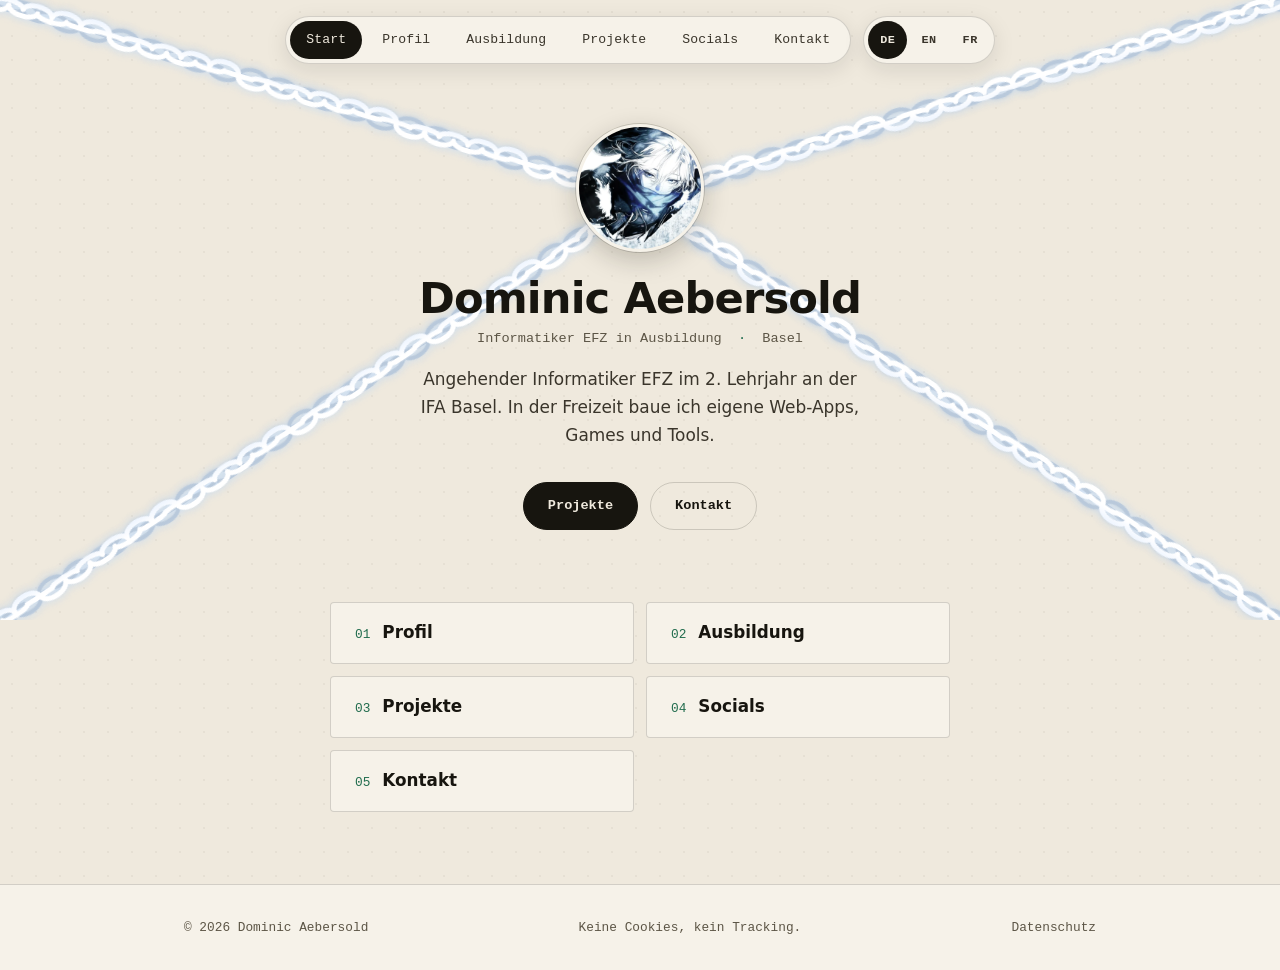
<file: index.html>
<!DOCTYPE html>
<html lang="de">
<head>
  <meta charset="UTF-8" />
  <meta name="viewport" content="width=device-width, initial-scale=1.0" />
  <title data-i18n="home.pagetitle">Dominic Aebersold</title>
  <meta name="description" content="Persönliche Seite von Dominic Aebersold. Informatiker EFZ Plattformentwicklung in Ausbildung an der IPSO IFA Basel." />
  <meta name="author" content="Dominic Aebersold" />
  <meta name="referrer" content="strict-origin-when-cross-origin" />
  <meta name="color-scheme" content="light" />
  <meta http-equiv="Content-Security-Policy" content="default-src 'self'; img-src 'self' data:; style-src 'self' 'unsafe-inline' https://fonts.googleapis.com; font-src https://fonts.gstatic.com; script-src 'self'; connect-src https://abacus.jasoncameron.dev; base-uri 'self'; form-action 'self'" />
  <meta property="og:type" content="website" />
  <meta property="og:title" content="Dominic Aebersold" />
  <meta property="og:description" content="Informatiker EFZ in Ausbildung. Projekte, Ausbildung und Kontakt." />
  <meta property="og:locale" content="de_CH" />
  <link rel="preconnect" href="https://fonts.googleapis.com" />
  <link rel="preconnect" href="https://fonts.gstatic.com" crossorigin />
  <link href="https://fonts.googleapis.com/css2?family=Archivo:wght@500;700;900&family=IBM+Plex+Mono:wght@400;500;600&family=IBM+Plex+Sans:wght@400;500;600&display=swap" rel="stylesheet" />
  <link rel="stylesheet" href="style.css" />
</head>
<body>
  <a class="skip-link" href="#main" data-i18n="nav.skip">Zum Inhalt springen</a>

  <header class="topbar">
    <nav class="pill" aria-label="Hauptnavigation">
      <a class="pill__link is-active" href="index.html" aria-current="page" data-i18n="nav.start">Start</a>
      <a class="pill__link" href="profil.html" data-i18n="nav.profil">Profil</a>
      <a class="pill__link" href="ausbildung.html" data-i18n="nav.ausbildung">Ausbildung</a>
      <a class="pill__link" href="projekte.html" data-i18n="nav.projekte">Projekte</a>
      <a class="pill__link" href="socials.html" data-i18n="nav.socials">Socials</a>
      <a class="pill__link" href="kontakt.html" data-i18n="nav.kontakt">Kontakt</a>
    </nav>
    <div class="lang" role="group" aria-label="Sprache / Language">
      <button class="lang__btn" type="button" data-lang="de">DE</button>
      <button class="lang__btn" type="button" data-lang="en">EN</button>
      <button class="lang__btn" type="button" data-lang="fr">FR</button>
    </div>
  </header>

  <div class="hero-chains" aria-hidden="true"></div>

  <main id="main">
    <section class="intro wrap" aria-labelledby="name">
      <div class="card">
        <div class="avatar-wrap reveal" style="--i:0">
          <div class="avatar avatar--photo">
            <img src="assets/profil.webp" width="128" height="128"
                 alt="Profilbild von Dominic Aebersold" />
          </div>
        </div>
        <h1 class="card__name reveal" id="name" style="--i:1">Dominic Aebersold</h1>
        <p class="card__role reveal" style="--i:2">
          <span data-i18n="home.role">Informatiker EFZ in Ausbildung</span>
          <span class="sep" aria-hidden="true">·</span>
          <span data-i18n="home.city">Basel</span>
        </p>
        <p class="card__bio reveal" style="--i:3" data-i18n="home.bio">
          Angehender Informatiker EFZ im 2. Lehrjahr an der IFA Basel. In der Freizeit
          baue ich eigene Web-Apps, Games und Tools.
        </p>
        <div class="card__links reveal" style="--i:4">
          <a class="btn btn--solid" href="projekte.html" data-i18n="nav.projekte">Projekte</a>
          <a class="btn btn--ghost" href="kontakt.html" data-i18n="nav.kontakt">Kontakt</a>
        </div>
      </div>
    </section>

    <section class="wayfind wrap" aria-label="Seiten dieser Website">
      <div class="wayfind__grid">
        <a class="wayfind__item" href="profil.html">
          <span class="wayfind__nr">01</span>
          <span class="wayfind__label" data-i18n="nav.profil">Profil</span>
        </a>
        <a class="wayfind__item" href="ausbildung.html">
          <span class="wayfind__nr">02</span>
          <span class="wayfind__label" data-i18n="nav.ausbildung">Ausbildung</span>
        </a>
        <a class="wayfind__item" href="projekte.html">
          <span class="wayfind__nr">03</span>
          <span class="wayfind__label" data-i18n="nav.projekte">Projekte</span>
        </a>
        <a class="wayfind__item" href="socials.html">
          <span class="wayfind__nr">04</span>
          <span class="wayfind__label" data-i18n="nav.socials">Socials</span>
        </a>
        <a class="wayfind__item" href="kontakt.html">
          <span class="wayfind__nr">05</span>
          <span class="wayfind__label" data-i18n="nav.kontakt">Kontakt</span>
        </a>
      </div>
    </section>
  </main>

  <footer class="footer" role="contentinfo">
    <div class="wrap footer__inner">
      <p class="footer__copy">&copy; <span id="year">2026</span> Dominic Aebersold</p>
      <p class="footer__note" data-i18n="foot.note">Keine Cookies, kein Tracking.</p>
      <p class="footer__views" id="views" hidden><span id="views-n">0</span> <span data-i18n="foot.views">Besucher</span></p>
      <nav class="footer__nav" aria-label="Fusszeile">
        <a href="datenschutz.html" data-i18n="foot.privacy">Datenschutz</a>
      </nav>
    </div>
  </footer>

  <script src="i18n.js"></script>
  <script src="script.js"></script>
</body>
</html>
</file>
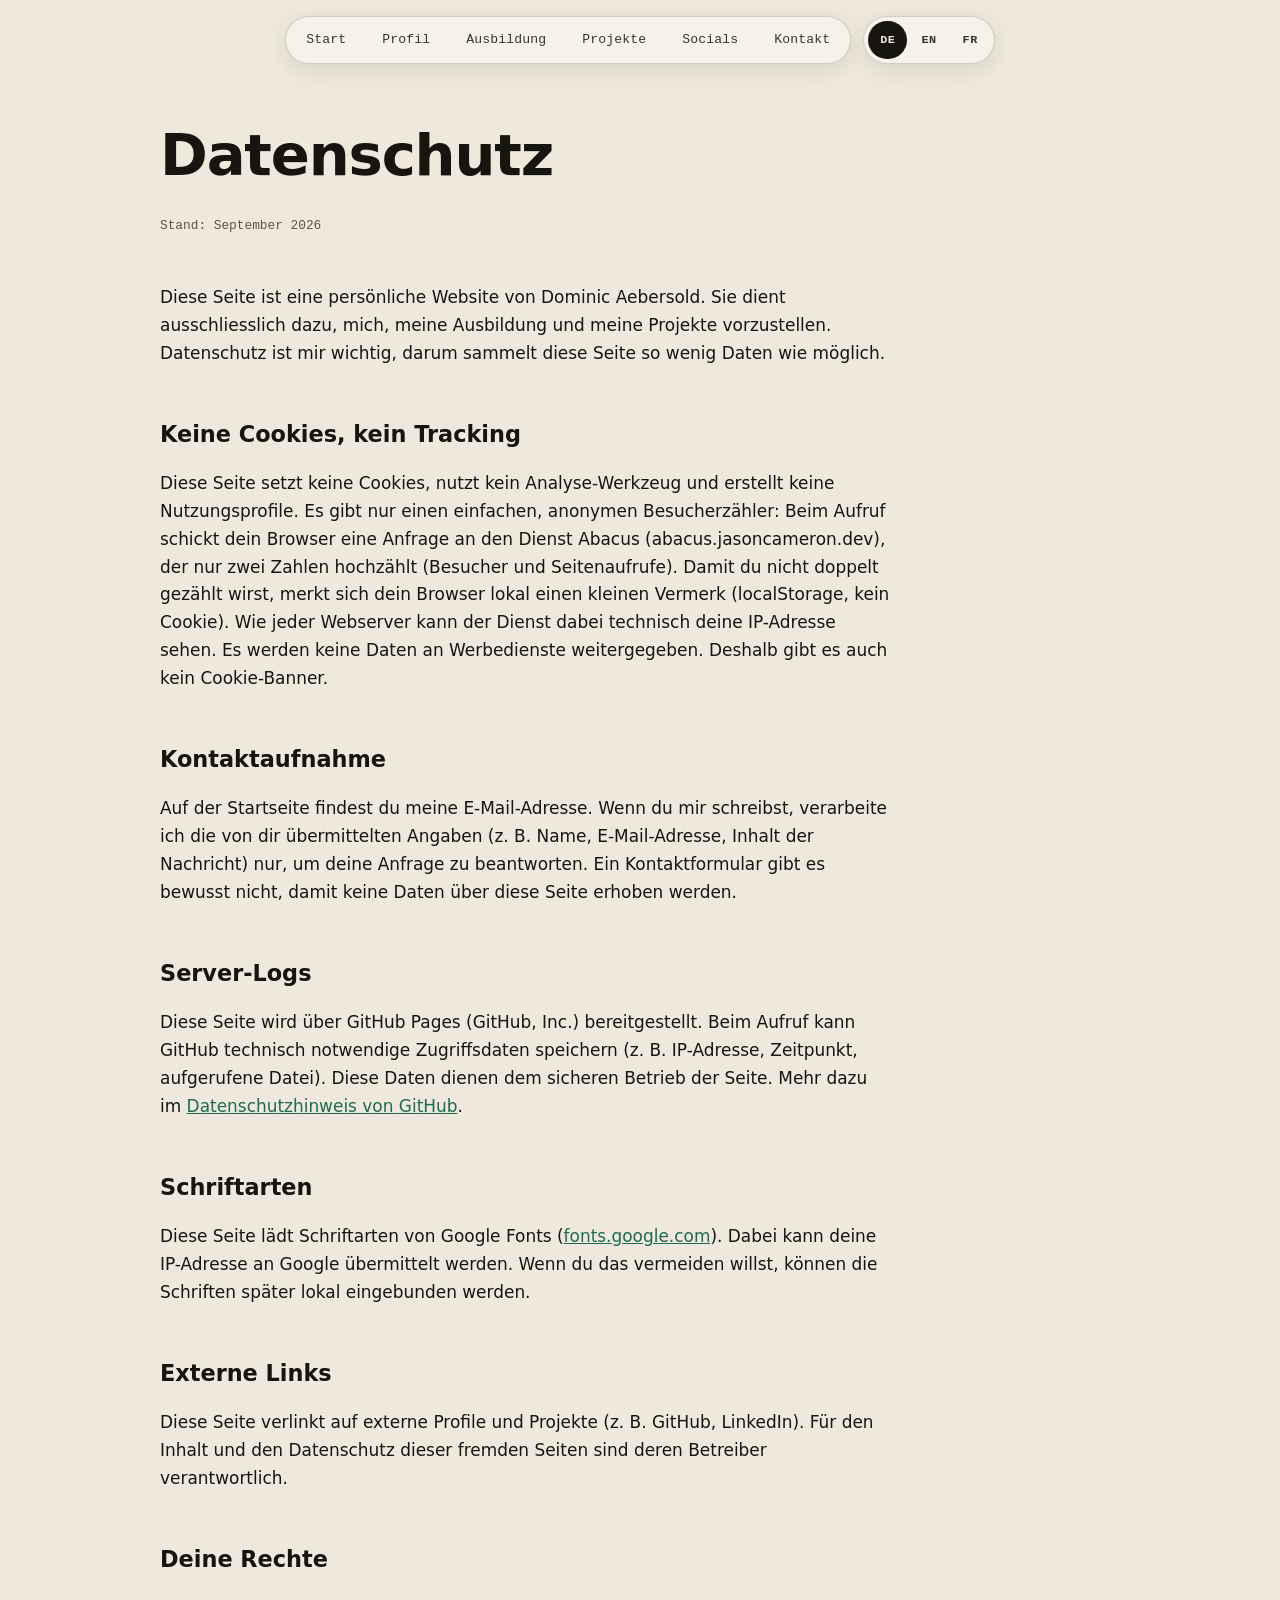
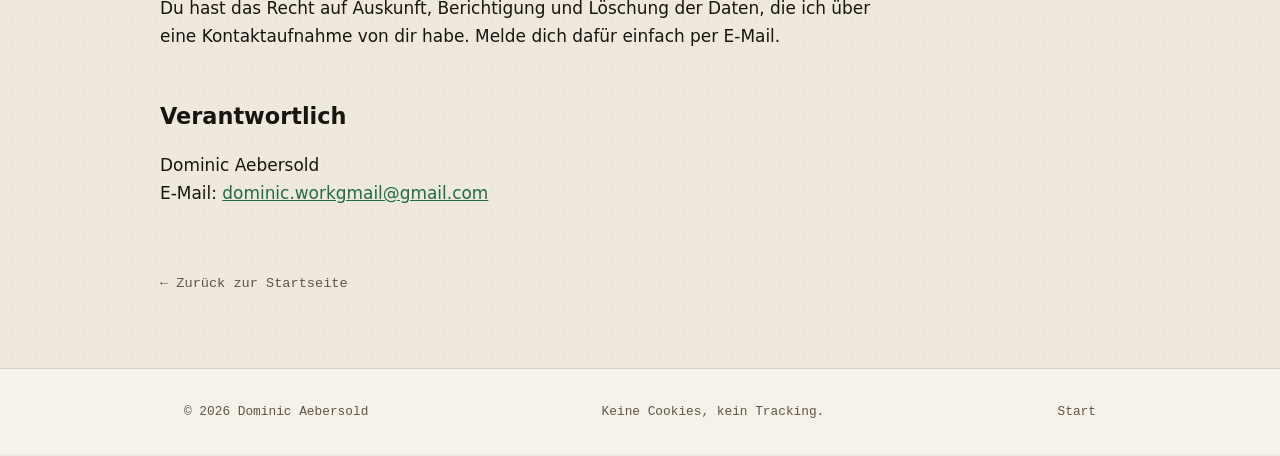
<file: datenschutz.html>
<!DOCTYPE html>
<html lang="de">
<head>
  <meta charset="UTF-8" />
  <meta name="viewport" content="width=device-width, initial-scale=1.0" />
  <title data-i18n="dp.pagetitle">Datenschutz — Dominic Aebersold</title>
  <meta name="description" content="Datenschutzerklärung der persönlichen Seite von Dominic Aebersold." />
  <meta name="referrer" content="strict-origin-when-cross-origin" />
  <meta name="color-scheme" content="light" />
  <meta http-equiv="Content-Security-Policy" content="default-src 'self'; img-src 'self' data:; style-src 'self' 'unsafe-inline' https://fonts.googleapis.com; font-src https://fonts.gstatic.com; script-src 'self'; connect-src https://abacus.jasoncameron.dev; base-uri 'self'" />
  <link rel="preconnect" href="https://fonts.googleapis.com" />
  <link rel="preconnect" href="https://fonts.gstatic.com" crossorigin />
  <link href="https://fonts.googleapis.com/css2?family=Archivo:wght@500;700;900&family=IBM+Plex+Mono:wght@400;500;600&family=IBM+Plex+Sans:wght@400;500;600&display=swap" rel="stylesheet" />
  <link rel="stylesheet" href="style.css" />
</head>
<body>
  <a class="skip-link" href="#main" data-i18n="nav.skip">Zum Inhalt springen</a>

  <header class="topbar">
    <nav class="pill" aria-label="Hauptnavigation">
      <a class="pill__link" href="index.html" data-i18n="nav.start">Start</a>
      <a class="pill__link" href="profil.html" data-i18n="nav.profil">Profil</a>
      <a class="pill__link" href="ausbildung.html" data-i18n="nav.ausbildung">Ausbildung</a>
      <a class="pill__link" href="projekte.html" data-i18n="nav.projekte">Projekte</a>
      <a class="pill__link" href="socials.html" data-i18n="nav.socials">Socials</a>
      <a class="pill__link" href="kontakt.html" data-i18n="nav.kontakt">Kontakt</a>
    </nav>
    <div class="lang" role="group" aria-label="Sprache / Language">
      <button class="lang__btn" type="button" data-lang="de">DE</button>
      <button class="lang__btn" type="button" data-lang="en">EN</button>
      <button class="lang__btn" type="button" data-lang="fr">FR</button>
    </div>
  </header>

  <main id="main">
    <section class="legal wrap" aria-labelledby="legal-title">
      <h1 id="legal-title" data-i18n="dp.title">Datenschutz</h1>
      <p class="legal__updated" data-i18n="dp.updated">Stand: September 2026</p>

      <p data-i18n="dp.p1">
        Diese Seite ist eine persönliche Website von Dominic Aebersold. Sie dient
        ausschliesslich dazu, mich, meine Ausbildung und meine Projekte vorzustellen.
        Datenschutz ist mir wichtig, darum sammelt diese Seite so wenig Daten wie möglich.
      </p>

      <h2 data-i18n="dp.h1">Keine Cookies, kein Tracking</h2>
      <p data-i18n="dp.p2">
        Diese Seite setzt keine Cookies, nutzt kein Analyse-Werkzeug und erstellt keine
        Nutzungsprofile. Es gibt nur einen einfachen, anonymen Besucherzähler: Beim Aufruf
        schickt dein Browser eine Anfrage an den Dienst Abacus (abacus.jasoncameron.dev),
        der nur zwei Zahlen hochzählt (Besucher und Seitenaufrufe). Damit du nicht doppelt
        gezählt wirst, merkt sich dein Browser lokal einen kleinen Vermerk (localStorage,
        kein Cookie). Wie jeder Webserver kann der Dienst dabei technisch deine IP-Adresse
        sehen. Es werden keine Daten an Werbedienste weitergegeben. Deshalb gibt es auch
        kein Cookie-Banner.
      </p>

      <h2 data-i18n="dp.h2">Kontaktaufnahme</h2>
      <p data-i18n="dp.p3">
        Auf der Startseite findest du meine E-Mail-Adresse. Wenn du mir schreibst,
        verarbeite ich die von dir übermittelten Angaben (z.&nbsp;B. Name, E-Mail-Adresse,
        Inhalt der Nachricht) nur, um deine Anfrage zu beantworten. Ein Kontaktformular
        gibt es bewusst nicht, damit keine Daten über diese Seite erhoben werden.
      </p>

      <h2 data-i18n="dp.h3">Server-Logs</h2>
      <p data-i18n="dp.p4">
        Diese Seite wird über GitHub Pages (GitHub, Inc.) bereitgestellt. Beim Aufruf
        kann GitHub technisch notwendige Zugriffsdaten speichern (z.&nbsp;B. IP-Adresse,
        Zeitpunkt, aufgerufene Datei). Diese Daten dienen dem sicheren Betrieb der Seite.
        Mehr dazu im <a href="https://docs.github.com/de/site-policy/privacy-policies/github-general-privacy-statement"
        rel="noopener noreferrer" target="_blank">Datenschutzhinweis von GitHub</a>.
      </p>

      <h2 data-i18n="dp.h4">Schriftarten</h2>
      <p data-i18n="dp.p5">
        Diese Seite lädt Schriftarten von Google Fonts
        (<a href="https://fonts.google.com" rel="noopener noreferrer" target="_blank">fonts.google.com</a>).
        Dabei kann deine IP-Adresse an Google übermittelt werden. Wenn du das vermeiden
        willst, können die Schriften später lokal eingebunden werden.
      </p>

      <h2 data-i18n="dp.h5">Externe Links</h2>
      <p data-i18n="dp.p6">
        Diese Seite verlinkt auf externe Profile und Projekte (z.&nbsp;B. GitHub, LinkedIn).
        Für den Inhalt und den Datenschutz dieser fremden Seiten sind deren Betreiber
        verantwortlich.
      </p>

      <h2 data-i18n="dp.h6">Deine Rechte</h2>
      <p data-i18n="dp.p7">
        Du hast das Recht auf Auskunft, Berichtigung und Löschung der Daten, die ich
        über eine Kontaktaufnahme von dir habe. Melde dich dafür einfach per E-Mail.
      </p>

      <h2 data-i18n="dp.h7">Verantwortlich</h2>
      <p data-i18n="dp.p8">
        Dominic Aebersold<br />
        E-Mail: <a href="mailto:dominic.workgmail@gmail.com">dominic.workgmail@gmail.com</a>
      </p>

      <a class="back" href="index.html" data-i18n="dp.back">← Zurück zur Startseite</a>
    </section>
  </main>

  <footer class="footer" role="contentinfo">
    <div class="wrap footer__inner">
      <p class="footer__copy">&copy; <span id="year">2026</span> Dominic Aebersold</p>
      <p class="footer__note" data-i18n="foot.note">Keine Cookies, kein Tracking.</p>
      <p class="footer__views" id="views" hidden><span id="views-n">0</span> <span data-i18n="foot.views">Besucher</span></p>
      <nav class="footer__nav" aria-label="Fusszeile">
        <a href="index.html" data-i18n="nav.start">Start</a>
      </nav>
    </div>
  </footer>

  <script src="i18n.js"></script>
  <script src="script.js"></script>
</body>
</html>
</file>
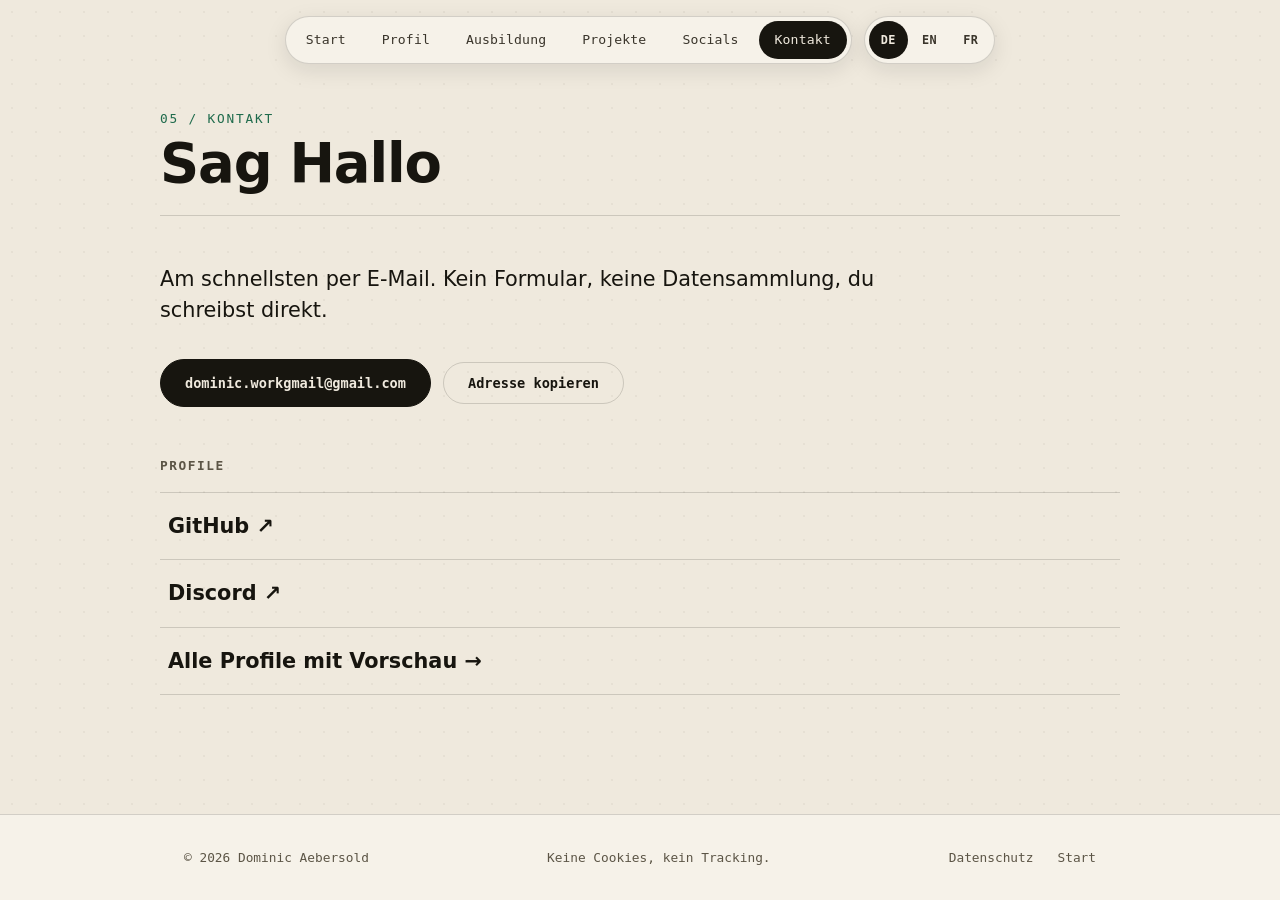
<file: kontakt.html>
<!DOCTYPE html>
<html lang="de">
<head>
  <meta charset="UTF-8" />
  <meta name="viewport" content="width=device-width, initial-scale=1.0" />
  <title data-i18n="cont.pagetitle">Kontakt — Dominic Aebersold</title>
  <meta name="description" content="Kontakt zu Dominic Aebersold: E-Mail und soziale Profile." />
  <meta name="referrer" content="strict-origin-when-cross-origin" />
  <meta name="color-scheme" content="light" />
  <meta http-equiv="Content-Security-Policy" content="default-src 'self'; img-src 'self' data:; style-src 'self' 'unsafe-inline' https://fonts.googleapis.com; font-src https://fonts.gstatic.com; script-src 'self'; connect-src https://abacus.jasoncameron.dev; base-uri 'self'; form-action 'self'" />
  <link rel="preconnect" href="https://fonts.googleapis.com" />
  <link rel="preconnect" href="https://fonts.gstatic.com" crossorigin />
  <link href="https://fonts.googleapis.com/css2?family=Archivo:wght@500;700;900&family=IBM+Plex+Mono:wght@400;500;600&family=IBM+Plex+Sans:wght@400;500;600&display=swap" rel="stylesheet" />
  <link rel="stylesheet" href="style.css" />
</head>
<body>
  <a class="skip-link" href="#main" data-i18n="nav.skip">Zum Inhalt springen</a>

  <header class="topbar">
    <nav class="pill" aria-label="Hauptnavigation">
      <a class="pill__link" href="index.html" data-i18n="nav.start">Start</a>
      <a class="pill__link" href="profil.html" data-i18n="nav.profil">Profil</a>
      <a class="pill__link" href="ausbildung.html" data-i18n="nav.ausbildung">Ausbildung</a>
      <a class="pill__link" href="projekte.html" data-i18n="nav.projekte">Projekte</a>
      <a class="pill__link" href="socials.html" data-i18n="nav.socials">Socials</a>
      <a class="pill__link is-active" href="kontakt.html" aria-current="page" data-i18n="nav.kontakt">Kontakt</a>
    </nav>
    <div class="lang" role="group" aria-label="Sprache / Language">
      <button class="lang__btn" type="button" data-lang="de">DE</button>
      <button class="lang__btn" type="button" data-lang="en">EN</button>
      <button class="lang__btn" type="button" data-lang="fr">FR</button>
    </div>
  </header>

  <main id="main">
    <section class="page wrap" aria-labelledby="title">
      <header class="page__head">
        <p class="page__kicker" data-i18n="cont.kicker">05 / Kontakt</p>
        <h1 class="page__title" id="title" data-i18n="cont.title">Sag Hallo</h1>
      </header>

      <p class="lede" data-i18n="cont.lede">
        Am schnellsten per E-Mail. Kein Formular, keine Datensammlung, du schreibst direkt.
      </p>

      <div class="contact">
        <a class="contact__mail btn btn--solid" href="mailto:dominic.workgmail@gmail.com">
          dominic.workgmail@gmail.com
        </a>
        <button class="btn btn--ghost" type="button" id="copyMail" data-i18n="cont.copy" data-mail="dominic.workgmail@gmail.com">
          Adresse kopieren
        </button>
        <span class="contact__status" id="copyStatus" role="status" aria-live="polite"></span>
      </div>

      <h2 class="sub" data-i18n="cont.profiles">Profile</h2>
      <ul class="socials" aria-label="Soziale Profile">
        <li><a href="https://github.com/NotDom1n1c" target="_blank" rel="me noopener">GitHub &#8599;</a></li>
        <li><a href="https://discord.com/users/861922609797005333" target="_blank" rel="me noopener">Discord &#8599;</a></li>
        <li><a href="socials.html"  data-i18n="cont.all">Alle Profile mit Vorschau &#8594;</a></li>
      </ul>
    </section>
  </main>

  <footer class="footer" role="contentinfo">
    <div class="wrap footer__inner">
      <p class="footer__copy">&copy; <span id="year">2026</span> Dominic Aebersold</p>
      <p class="footer__note" data-i18n="foot.note">Keine Cookies, kein Tracking.</p>
      <p class="footer__views" id="views" hidden><span id="views-n">0</span> <span data-i18n="foot.views">Besucher</span></p>
      <nav class="footer__nav" aria-label="Fusszeile">
        <a href="datenschutz.html" data-i18n="foot.privacy">Datenschutz</a>
        <a href="index.html" data-i18n="nav.start">Start</a>
      </nav>
    </div>
  </footer>

  <script src="i18n.js"></script>
  <script src="script.js"></script>
</body>
</html>
</file>
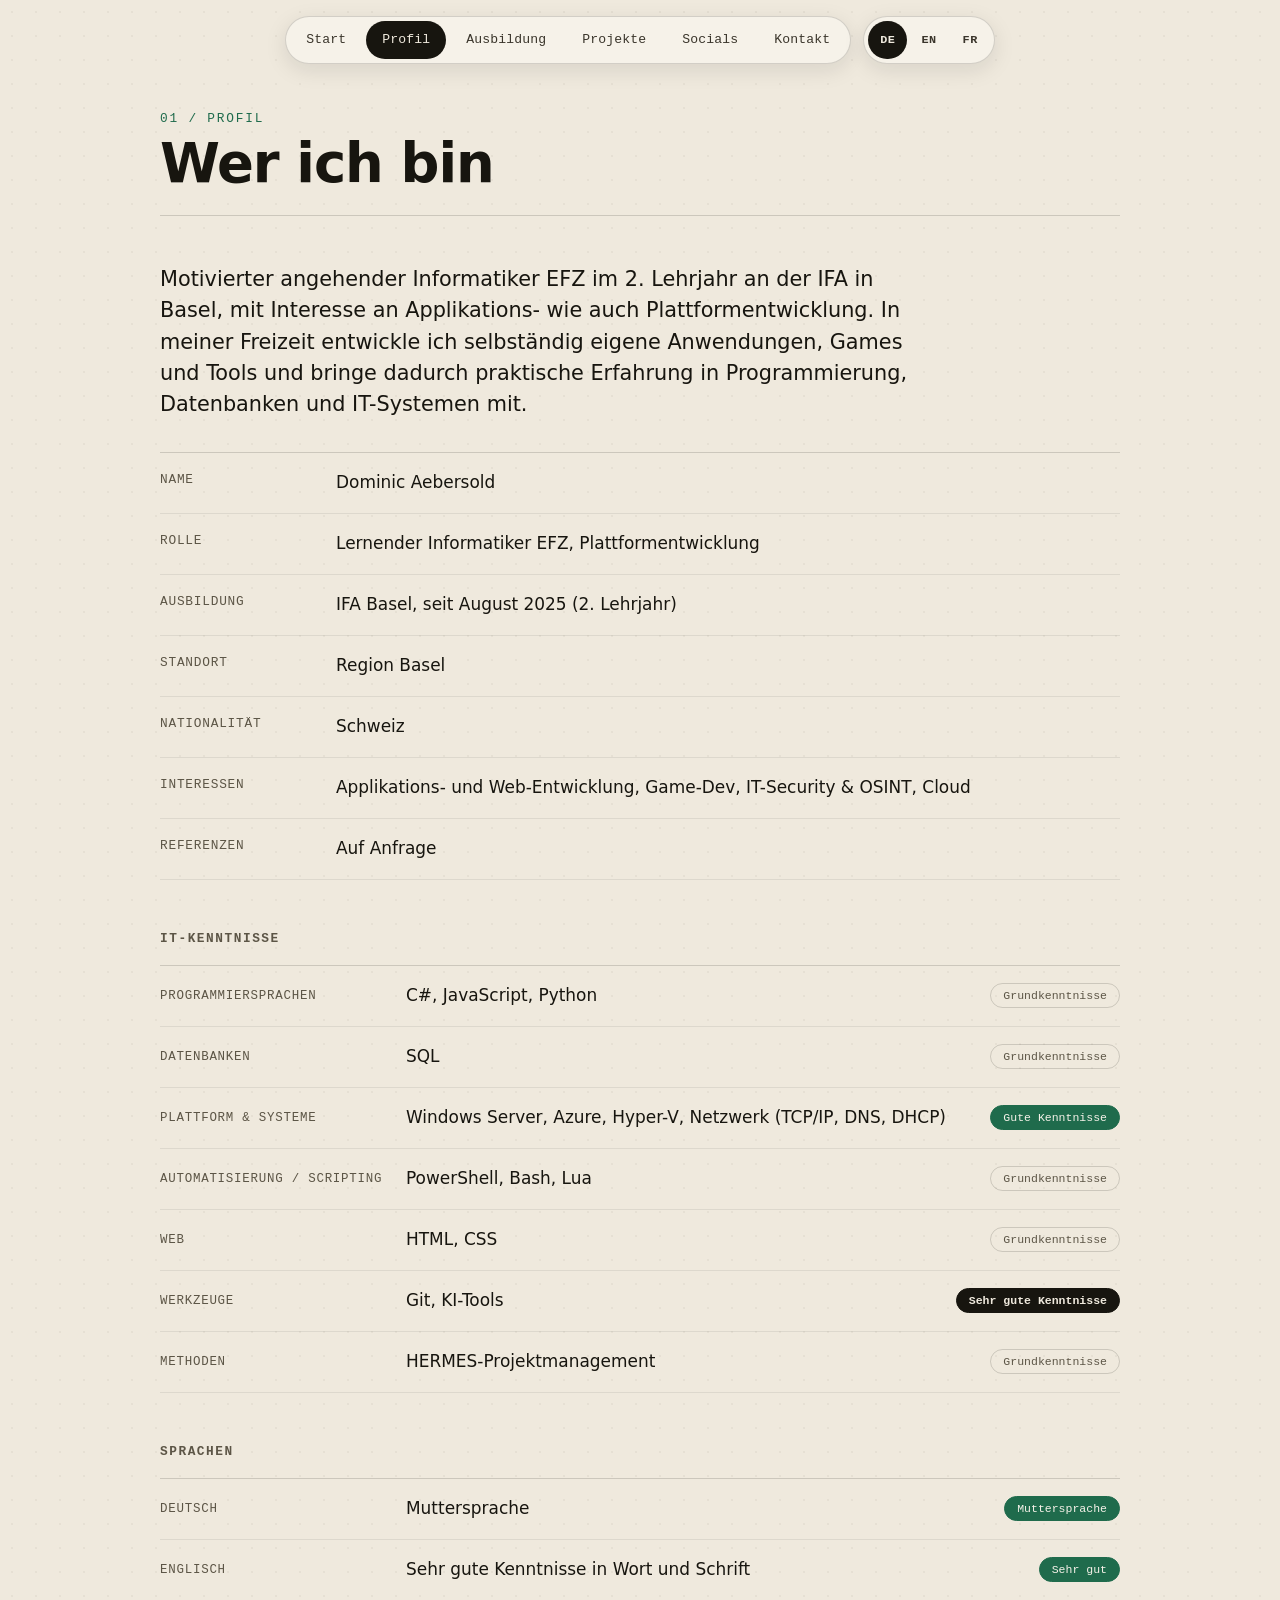
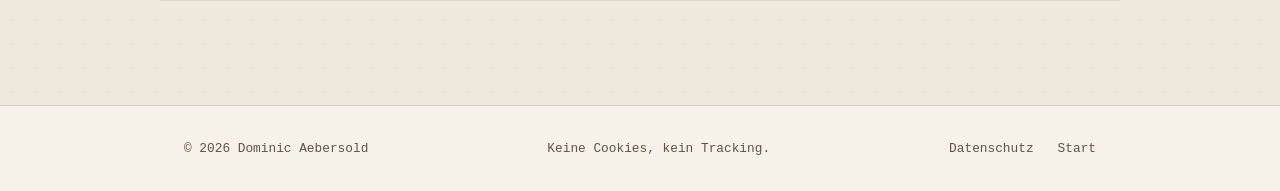
<file: profil.html>
<!DOCTYPE html>
<html lang="de">
<head>
  <meta charset="UTF-8" />
  <meta name="viewport" content="width=device-width, initial-scale=1.0" />
  <title data-i18n="prof.pagetitle">Profil — Dominic Aebersold</title>
  <meta name="description" content="Profil von Dominic Aebersold: Kurzprofil, IT-Kenntnisse und Sprachen." />
  <meta name="referrer" content="strict-origin-when-cross-origin" />
  <meta name="color-scheme" content="light" />
  <meta http-equiv="Content-Security-Policy" content="default-src 'self'; img-src 'self' data:; style-src 'self' 'unsafe-inline' https://fonts.googleapis.com; font-src https://fonts.gstatic.com; script-src 'self'; connect-src https://abacus.jasoncameron.dev; base-uri 'self'; form-action 'self'" />
  <link rel="preconnect" href="https://fonts.googleapis.com" />
  <link rel="preconnect" href="https://fonts.gstatic.com" crossorigin />
  <link href="https://fonts.googleapis.com/css2?family=Archivo:wght@500;700;900&family=IBM+Plex+Mono:wght@400;500;600&family=IBM+Plex+Sans:wght@400;500;600&display=swap" rel="stylesheet" />
  <link rel="stylesheet" href="style.css" />
</head>
<body>
  <a class="skip-link" href="#main" data-i18n="nav.skip">Zum Inhalt springen</a>

  <header class="topbar">
    <nav class="pill" aria-label="Hauptnavigation">
      <a class="pill__link" href="index.html" data-i18n="nav.start">Start</a>
      <a class="pill__link is-active" href="profil.html" aria-current="page" data-i18n="nav.profil">Profil</a>
      <a class="pill__link" href="ausbildung.html" data-i18n="nav.ausbildung">Ausbildung</a>
      <a class="pill__link" href="projekte.html" data-i18n="nav.projekte">Projekte</a>
      <a class="pill__link" href="socials.html" data-i18n="nav.socials">Socials</a>
      <a class="pill__link" href="kontakt.html" data-i18n="nav.kontakt">Kontakt</a>
    </nav>
    <div class="lang" role="group" aria-label="Sprache / Language">
      <button class="lang__btn" type="button" data-lang="de">DE</button>
      <button class="lang__btn" type="button" data-lang="en">EN</button>
      <button class="lang__btn" type="button" data-lang="fr">FR</button>
    </div>
  </header>

  <main id="main">
    <section class="page wrap" aria-labelledby="title">
      <header class="page__head">
        <p class="page__kicker" data-i18n="prof.kicker">01 / Profil</p>
        <h1 class="page__title" id="title" data-i18n="prof.title">Wer ich bin</h1>
      </header>

      <p class="lede" data-i18n="prof.lede">
        Motivierter angehender Informatiker EFZ im 2. Lehrjahr an der IFA in Basel, mit
        Interesse an Applikations- wie auch Plattformentwicklung. In meiner Freizeit
        entwickle ich selbständig eigene Anwendungen, Games und Tools und bringe dadurch
        praktische Erfahrung in Programmierung, Datenbanken und IT-Systemen mit.
      </p>

      <dl class="facts">
        <div class="facts__row"><dt data-i18n="prof.f.name">Name</dt><dd>Dominic Aebersold</dd></div>
        <div class="facts__row"><dt data-i18n="prof.f.role">Rolle</dt><dd data-i18n="prof.v.role">Lernender Informatiker EFZ, Plattformentwicklung</dd></div>
        <div class="facts__row"><dt data-i18n="prof.f.school">Ausbildung</dt><dd data-i18n="prof.v.school">IFA Basel, seit August 2025 (2. Lehrjahr)</dd></div>
        <div class="facts__row"><dt data-i18n="prof.f.loc">Standort</dt><dd data-i18n="prof.v.loc">Region Basel</dd></div>
        <div class="facts__row"><dt data-i18n="prof.f.nat">Nationalität</dt><dd data-i18n="prof.v.nat">Schweiz</dd></div>
        <div class="facts__row"><dt data-i18n="prof.f.focus">Interessen</dt><dd data-i18n="prof.v.focus">Applikations- und Web-Entwicklung, Game-Dev, IT-Security &amp; OSINT, Cloud</dd></div>
        <div class="facts__row"><dt data-i18n="prof.f.ref">Referenzen</dt><dd data-i18n="prof.v.ref">Auf Anfrage</dd></div>
      </dl>

      <h2 class="sub" data-i18n="prof.skills">IT-Kenntnisse</h2>
      <ul class="skills">
        <li class="skill">
          <span class="skill__cat" data-i18n="sk.lang">Programmiersprachen</span>
          <span class="skill__items">C#, JavaScript, Python</span>
          <span class="level" data-i18n="lvl.basic">Grundkenntnisse</span>
        </li>
        <li class="skill">
          <span class="skill__cat" data-i18n="sk.db">Datenbanken</span>
          <span class="skill__items">SQL</span>
          <span class="level" data-i18n="lvl.basic">Grundkenntnisse</span>
        </li>
        <li class="skill">
          <span class="skill__cat" data-i18n="sk.sys">Plattform &amp; Systeme</span>
          <span class="skill__items" data-i18n="sk.sys.items">Windows Server, Azure, Hyper-V, Netzwerk (TCP/IP, DNS, DHCP)</span>
          <span class="level level--good" data-i18n="lvl.good">Gute Kenntnisse</span>
        </li>
        <li class="skill">
          <span class="skill__cat" data-i18n="sk.auto">Automatisierung / Scripting</span>
          <span class="skill__items">PowerShell, Bash, Lua</span>
          <span class="level" data-i18n="lvl.basic">Grundkenntnisse</span>
        </li>
        <li class="skill">
          <span class="skill__cat" data-i18n="sk.web">Web</span>
          <span class="skill__items">HTML, CSS</span>
          <span class="level" data-i18n="lvl.basic">Grundkenntnisse</span>
        </li>
        <li class="skill">
          <span class="skill__cat" data-i18n="sk.tools">Werkzeuge</span>
          <span class="skill__items" data-i18n="sk.tools.items">Git, KI-Tools</span>
          <span class="level level--top" data-i18n="lvl.vgood">Sehr gute Kenntnisse</span>
        </li>
        <li class="skill">
          <span class="skill__cat" data-i18n="sk.method">Methoden</span>
          <span class="skill__items" data-i18n="sk.method.items">HERMES-Projektmanagement</span>
          <span class="level" data-i18n="lvl.basic">Grundkenntnisse</span>
        </li>
      </ul>

      <h2 class="sub" data-i18n="prof.langs">Sprachen</h2>
      <ul class="skills">
        <li class="skill">
          <span class="skill__cat" data-i18n="lang.de">Deutsch</span>
          <span class="skill__items" data-i18n="lang.de.lvl">Muttersprache</span>
          <span class="level level--good" data-i18n="lvl.native">Muttersprache</span>
        </li>
        <li class="skill">
          <span class="skill__cat" data-i18n="lang.en">Englisch</span>
          <span class="skill__items" data-i18n="lang.en.lvl">Sehr gute Kenntnisse in Wort und Schrift</span>
          <span class="level level--good" data-i18n="lvl.veryGood">Sehr gut</span>
        </li>
      </ul>
    </section>
  </main>

  <footer class="footer" role="contentinfo">
    <div class="wrap footer__inner">
      <p class="footer__copy">&copy; <span id="year">2026</span> Dominic Aebersold</p>
      <p class="footer__note" data-i18n="foot.note">Keine Cookies, kein Tracking.</p>
      <p class="footer__views" id="views" hidden><span id="views-n">0</span> <span data-i18n="foot.views">Besucher</span></p>
      <nav class="footer__nav" aria-label="Fusszeile">
        <a href="datenschutz.html" data-i18n="foot.privacy">Datenschutz</a>
        <a href="index.html" data-i18n="nav.start">Start</a>
      </nav>
    </div>
  </footer>

  <script src="i18n.js"></script>
  <script src="script.js"></script>
</body>
</html>
</file>
<file: style.css>
/* =========================================================
   Dominic Aebersold — persönliche Seite (Multi-Page)
   Aesthetik: helles, warmes "Studio Paper" mit tiefem Grün-Akzent.
   Oval-/Pill-Navigation oben, ruhige, klare Seiten.
   Bewusst OHNE: Lila/Blau-Verlauf, Glasmorphismus, Inter,
   Low-Contrast, Icon-Boxen, Grain, Gedankenstriche im Text.
   ========================================================= */

:root {
  /* Farben */
  --bg:         #efe9dd;
  --surface:    #f6f2e9;
  --surface-2:  #e6dfcf;
  --ink:        #17150f;
  --ink-soft:   #3a352b;
  --muted:      #5c5546;
  --accent:     #1f6b4c;
  --accent-dk:  #17513a;
  --accent-ink: #f6f2e9;
  --line:       rgba(23, 21, 15, 0.16);
  --line-soft:  rgba(23, 21, 15, 0.08);

  /* Typo */
  --font-display: "Archivo", system-ui, sans-serif;
  --font-body:    "IBM Plex Sans", system-ui, sans-serif;
  --font-mono:    "IBM Plex Mono", ui-monospace, monospace;

  /* Spacing-Skala */
  --s-1: 0.25rem;
  --s-2: 0.5rem;
  --s-3: 0.75rem;
  --s-4: 1rem;
  --s-5: 1.5rem;
  --s-6: 2rem;
  --s-7: 3rem;
  --s-8: 4.5rem;

  --maxw: 960px;
  --radius: 4px;
}

* { box-sizing: border-box; }

html { scroll-behavior: smooth; }
@media (prefers-reduced-motion: reduce) { html { scroll-behavior: auto; } }

body {
  margin: 0;
  min-height: 100vh;
  position: relative;
  background-color: var(--bg);
  background-image: radial-gradient(rgba(23, 21, 15, 0.045) 1px, transparent 1px);
  background-size: 24px 24px;
  color: var(--ink);
  font-family: var(--font-body);
  font-size: clamp(1rem, 0.96rem + 0.2vw, 1.06rem);
  line-height: 1.65;
  -webkit-font-smoothing: antialiased;
  text-rendering: optimizeLegibility;
  display: flex;
  flex-direction: column;
}

.wrap {
  width: 100%;
  max-width: var(--maxw);
  margin-inline: auto;
  padding-inline: var(--s-5);
}

a { color: var(--accent); }

.lede {
  font-size: clamp(1.1rem, 1rem + 0.5vw, 1.3rem);
  line-height: 1.5;
  max-width: 58ch;
  margin: 0 0 var(--s-6);
}

.edit {
  color: var(--accent);
  font-family: var(--font-mono);
  font-size: 0.86em;
  font-style: normal;
}

/* -------- Accessibility -------- */
.skip-link {
  position: absolute;
  left: var(--s-4);
  top: -100%;
  z-index: 100;
  background: var(--accent);
  color: var(--accent-ink);
  padding: var(--s-2) var(--s-4);
  font-family: var(--font-mono);
  font-weight: 600;
  text-decoration: none;
  border-radius: var(--radius);
  transition: top 0.15s ease;
}
.skip-link:focus { top: var(--s-4); }

:focus-visible {
  outline: 2px solid var(--accent);
  outline-offset: 3px;
}

.visually-hidden {
  position: absolute !important;
  width: 1px; height: 1px;
  padding: 0; margin: -1px;
  overflow: hidden; clip: rect(0 0 0 0);
  white-space: nowrap; border: 0;
}

/* =========================================================
   Oval / Pill-Navigation
   ========================================================= */
.topbar {
  position: sticky;
  top: 0;
  z-index: 50;
  display: flex;
  justify-content: center;
  padding: var(--s-4) var(--s-4) var(--s-3);
}
.pill {
  display: flex;
  align-items: center;
  gap: var(--s-1);
  background: var(--surface);
  border: 1px solid var(--line);
  border-radius: 999px;
  padding: var(--s-1);
  box-shadow: 0 6px 22px rgba(23, 21, 15, 0.10);
  max-width: 100%;
  overflow-x: auto;
  scrollbar-width: none;
}
.pill::-webkit-scrollbar { display: none; }
.pill__link {
  font-family: var(--font-mono);
  font-size: 0.82rem;
  letter-spacing: 0.01em;
  color: var(--ink-soft);
  text-decoration: none;
  padding: var(--s-2) var(--s-4);
  border-radius: 999px;
  white-space: nowrap;
  transition: background-color 0.16s ease, color 0.16s ease;
}
.pill__link:hover { background: var(--surface-2); color: var(--ink); }
.pill__link.is-active {
  background: var(--ink);
  color: var(--bg);
}

/* =========================================================
   Buttons
   ========================================================= */
.btn {
  display: inline-flex;
  align-items: center;
  gap: var(--s-2);
  font-family: var(--font-mono);
  font-size: 0.85rem;
  font-weight: 600;
  text-decoration: none;
  padding: var(--s-3) var(--s-5);
  border: 1.5px solid var(--ink);
  border-radius: 999px;
  cursor: pointer;
  transition: background-color 0.18s ease, color 0.18s ease,
              transform 0.18s ease, border-color 0.18s ease;
}
.btn--solid { background: var(--ink); color: var(--bg); }
.btn--solid:hover, .btn--solid:focus-visible {
  background: var(--accent);
  border-color: var(--accent);
  color: var(--accent-ink);
  transform: translateY(-2px);
}
.btn--ghost { background: transparent; color: var(--ink); border-color: var(--line); }
.btn--ghost:hover, .btn--ghost:focus-visible {
  border-color: var(--accent);
  color: var(--accent);
  transform: translateY(-2px);
}

/* =========================================================
   Main / Layout-Grundgerüst
   ========================================================= */
main { flex: 1 0 auto; position: relative; }

/* -------- Ketten-Deko (Startseite) -------- */
.hero-chains {
  position: absolute;
  top: 0;
  left: 0;
  width: 100%;
  height: 620px;
  overflow: hidden;
  pointer-events: none;
  z-index: 0;
  animation: chainbob 8s ease-in-out infinite;
}
.chain {
  position: absolute;
  margin-top: -18px;
  transform-origin: 0 50%;
  opacity: 1;
  filter: drop-shadow(0 0 5px rgba(205, 228, 255, 0.85))
          drop-shadow(0 1px 1px rgba(90, 110, 140, 0.18));
  will-change: transform;
}
.chain svg { display: block; }

@keyframes chainbob {
  0%, 100% { transform: translateY(0); }
  50% { transform: translateY(-5px); }
}
@keyframes floaty {
  0%, 100% { transform: translateY(0); }
  50% { transform: translateY(-7px); }
}
@media (prefers-reduced-motion: reduce) {
  .hero-chains, .avatar { animation: none; }
}

/* -------- Startseite: kompakte Karte -------- */
.intro {
  position: relative;
  z-index: 1;
  display: flex;
  align-items: center;
  justify-content: center;
  padding: var(--s-7) 0 var(--s-8);
}
.card { position: relative; z-index: 1; }
.avatar-wrap { position: relative; z-index: 2; }
.card {
  text-align: center;
  max-width: 460px;
  width: 100%;
}
.avatar {
  width: 128px;
  height: 128px;
  margin: 0 auto var(--s-5);
  border-radius: 50%;
  border: 2px dashed var(--accent);
  background: var(--surface);
  display: grid;
  place-items: center;
  font-family: var(--font-display);
  font-weight: 900;
  font-size: 2.2rem;
  color: var(--accent);
  letter-spacing: 0.02em;
  animation: floaty 5.5s ease-in-out infinite;
}
.avatar--photo {
  border: 3px solid var(--surface);
  box-shadow: 0 8px 26px rgba(23, 21, 15, 0.22), 0 0 0 1px var(--line);
  overflow: hidden;
  padding: 0;
}
.avatar--photo img {
  width: 100%;
  height: 100%;
  object-fit: cover;
  display: block;
}
.card__name {
  font-family: var(--font-display);
  font-weight: 900;
  font-size: clamp(1.9rem, 1.5rem + 2vw, 2.7rem);
  line-height: 1.02;
  letter-spacing: -0.02em;
  margin: 0 0 var(--s-2);
}
.card__role {
  font-family: var(--font-mono);
  font-size: 0.85rem;
  color: var(--muted);
  margin: 0 0 var(--s-4);
}
.card__role .sep { color: var(--accent); padding: 0 var(--s-2); }
.card__bio {
  color: var(--ink-soft);
  margin: 0 auto var(--s-6);
  max-width: 42ch;
}
.card__links {
  display: flex;
  flex-wrap: wrap;
  gap: var(--s-3);
  justify-content: center;
}

/* -------- Startseite: kleine Wegweiser -------- */
.wayfind {
  padding-bottom: var(--s-8);
}
.wayfind__grid {
  display: grid;
  grid-template-columns: repeat(2, 1fr);
  gap: var(--s-3);
  max-width: 620px;
  margin-inline: auto;
}
.wayfind__item {
  display: flex;
  align-items: baseline;
  gap: var(--s-3);
  padding: var(--s-4) var(--s-5);
  background: var(--surface);
  border: 1px solid var(--line);
  border-radius: var(--radius);
  text-decoration: none;
  color: var(--ink);
  transition: transform 0.16s ease, border-color 0.16s ease, background-color 0.16s ease;
}
.wayfind__item:hover {
  transform: translateY(-2px);
  border-color: var(--accent);
  background: var(--surface-2);
}
.wayfind__nr {
  font-family: var(--font-mono);
  font-size: 0.8rem;
  color: var(--accent);
}
.wayfind__label {
  font-family: var(--font-display);
  font-weight: 700;
  font-size: 1.05rem;
}
@media (max-width: 520px) {
  .wayfind__grid { grid-template-columns: 1fr; }
}

/* =========================================================
   Unterseiten: Kopf + Inhalt
   ========================================================= */
.page { padding: var(--s-6) 0 var(--s-8); }
.page__head {
  margin-bottom: var(--s-7);
  padding-bottom: var(--s-5);
  border-bottom: 1px solid var(--line);
}
.page__kicker {
  font-family: var(--font-mono);
  font-size: 0.8rem;
  letter-spacing: 0.14em;
  text-transform: uppercase;
  color: var(--accent);
  margin: 0 0 var(--s-2);
}
.page__title {
  font-family: var(--font-display);
  font-weight: 900;
  font-size: clamp(2rem, 1.5rem + 3vw, 3.4rem);
  line-height: 1.0;
  letter-spacing: -0.02em;
  margin: 0;
}
.sub {
  font-family: var(--font-mono);
  font-size: 0.8rem;
  letter-spacing: 0.12em;
  text-transform: uppercase;
  color: var(--muted);
  margin: var(--s-7) 0 var(--s-4);
}

/* -------- Facts -------- */
.facts { margin: 0 0 var(--s-6); border-top: 1px solid var(--line); }
.facts__row {
  display: grid;
  grid-template-columns: 160px 1fr;
  gap: var(--s-4);
  padding: var(--s-4) 0;
  border-bottom: 1px solid var(--line-soft);
}
.facts dt {
  font-family: var(--font-mono);
  font-size: 0.8rem;
  letter-spacing: 0.06em;
  text-transform: uppercase;
  color: var(--muted);
}
.facts dd { margin: 0; }
@media (max-width: 520px) {
  .facts__row { grid-template-columns: 1fr; gap: var(--s-1); }
}

/* -------- Timeline -------- */
.timeline { list-style: none; margin: 0 0 var(--s-4); padding: 0; }
.timeline__item {
  display: grid;
  grid-template-columns: 160px 1fr;
  gap: var(--s-5);
  padding: var(--s-5) 0;
  border-top: 1px solid var(--line);
}
.timeline__item:last-child { border-bottom: 1px solid var(--line); }
.timeline__when { font-family: var(--font-mono); font-size: 0.85rem; color: var(--muted); }
.timeline__item--current .timeline__when { color: var(--accent); }
.timeline__what h3 {
  font-family: var(--font-display);
  font-weight: 700;
  font-size: 1.3rem;
  margin: 0 0 var(--s-1);
}
.timeline__where { font-family: var(--font-mono); font-size: 0.85rem; color: var(--muted); margin: 0 0 var(--s-3); }
.timeline__what p { margin: 0; }
@media (max-width: 520px) {
  .timeline__item { grid-template-columns: 1fr; gap: var(--s-2); }
}

/* -------- Module -------- */
.modules { list-style: none; margin: 0; padding: 0; }
.modules li {
  display: flex;
  align-items: baseline;
  gap: var(--s-4);
  padding: var(--s-3) 0;
  border-bottom: 1px solid var(--line-soft);
}
.modules__nr { font-family: var(--font-mono); font-weight: 600; color: var(--accent); min-width: 4ch; }

/* -------- Stack -------- */
.stack { display: grid; grid-template-columns: repeat(3, 1fr); gap: var(--s-6); }
.stack__col .sub { margin-top: 0; }
.chips { list-style: none; margin: 0; padding: 0; display: flex; flex-wrap: wrap; gap: var(--s-2); }
.chips li {
  font-family: var(--font-mono);
  font-size: 0.82rem;
  background: var(--surface);
  border: 1px solid var(--line);
  padding: var(--s-2) var(--s-3);
  border-radius: 999px;
}
.chips__edit { border-style: dashed; border-color: var(--accent); background: transparent; }
@media (max-width: 720px) { .stack { grid-template-columns: 1fr; gap: var(--s-5); } }

/* -------- Projekte -------- */
.projects { list-style: none; margin: 0; padding: 0; }
.project { border-top: 1px solid var(--line); }
.project:last-child { border-bottom: 1px solid var(--line); }
.project__link {
  display: grid;
  grid-template-columns: 3.5rem 1fr 1.6rem;
  grid-template-areas: "nr name go" "nr desc go" "nr tags go";
  align-items: baseline;
  gap: var(--s-1) var(--s-5);
  padding: var(--s-5) var(--s-2);
  text-decoration: none;
  color: var(--ink);
  transition: background-color 0.16s ease, padding-left 0.16s ease;
}
.project__link:hover, .project__link:focus-visible {
  background: var(--surface);
  padding-left: var(--s-5);
}
.project__nr { grid-area: nr; font-family: var(--font-mono); font-size: 0.85rem; color: var(--muted); }
.project__name {
  grid-area: name;
  font-family: var(--font-display);
  font-weight: 700;
  font-size: clamp(1.4rem, 1.2rem + 1vw, 1.9rem);
  letter-spacing: -0.01em;
}
.project__desc { grid-area: desc; color: var(--muted); max-width: 60ch; }
.project__tags { grid-area: tags; display: flex; flex-wrap: wrap; gap: var(--s-2); margin-top: var(--s-2); }
.project__tags span {
  font-family: var(--font-mono);
  font-size: 0.72rem;
  color: var(--muted);
  border: 1px solid var(--line);
  padding: 2px var(--s-2);
  border-radius: 999px;
}
.project__go { grid-area: go; font-size: 1.4rem; color: var(--accent); transition: transform 0.16s ease; align-self: center; }
.project__link:hover .project__go { transform: translate(3px, -3px); }

/* -------- Kontakt -------- */
.contact { display: flex; flex-wrap: wrap; align-items: center; gap: var(--s-3); margin-bottom: var(--s-7); }
.contact__mail { font-family: var(--font-mono); }
.contact__status { font-family: var(--font-mono); font-size: 0.8rem; color: var(--accent); }
.socials { list-style: none; margin: 0; padding: 0; }
.socials li { border-top: 1px solid var(--line); }
.socials li:last-child { border-bottom: 1px solid var(--line); }
.socials a {
  display: block;
  padding: var(--s-4) var(--s-2);
  text-decoration: none;
  color: var(--ink);
  font-family: var(--font-display);
  font-weight: 700;
  font-size: 1.3rem;
  transition: color 0.15s ease, padding-left 0.16s ease;
}
.socials a:hover, .socials a:focus-visible { color: var(--accent); padding-left: var(--s-4); }

/* =========================================================
   Footer
   ========================================================= */
.footer {
  flex-shrink: 0;
  background: var(--surface);
  border-top: 1px solid var(--line);
  padding-block: var(--s-6);
}
.footer__inner {
  display: flex;
  flex-wrap: wrap;
  align-items: center;
  justify-content: space-between;
  gap: var(--s-4);
  font-family: var(--font-mono);
  font-size: 0.8rem;
  color: var(--muted);
}
.footer__copy, .footer__note, .footer__views { margin: 0; }
.footer__views[hidden] { display: none; }
#views-n { color: var(--accent); font-weight: 600; }
.footer__nav { display: flex; gap: var(--s-5); }
.footer__nav a { text-decoration: none; color: var(--muted); transition: color 0.15s ease; }
.footer__nav a:hover { color: var(--accent); }

/* =========================================================
   Reveal beim Laden (einmalig)
   ========================================================= */
.reveal {
  opacity: 0;
  transform: translateY(12px);
  animation: reveal 0.55s cubic-bezier(0.2, 0.7, 0.2, 1) forwards;
  animation-delay: calc(var(--i) * 80ms);
}
@keyframes reveal { to { opacity: 1; transform: translateY(0); } }
@media (prefers-reduced-motion: reduce) {
  .reveal { opacity: 1; transform: none; animation: none; }
}

/* =========================================================
   Datenschutz
   ========================================================= */
.legal { padding: var(--s-6) 0 var(--s-8); }
.legal h1 {
  font-family: var(--font-display);
  font-weight: 900;
  font-size: clamp(2.2rem, 1.6rem + 3vw, 3.6rem);
  letter-spacing: -0.02em;
  margin: 0 0 var(--s-3);
}
.legal__updated { font-family: var(--font-mono); font-size: 0.8rem; color: var(--muted); margin: 0 0 var(--s-7); }
.legal h2 { font-family: var(--font-display); font-weight: 700; font-size: 1.4rem; margin: var(--s-7) 0 var(--s-3); }
.legal p, .legal ul { max-width: 68ch; }
.legal ul { padding-left: 1.2em; }
.legal li { margin-bottom: var(--s-2); }
.back {
  display: inline-block;
  margin-top: var(--s-7);
  font-family: var(--font-mono);
  font-size: 0.85rem;
  text-decoration: none;
  color: var(--muted);
}
.back:hover { color: var(--accent); }

/* =========================================================
   Noten-Übersicht + Modul-Akkordeon (Ausbildung)
   ========================================================= */
.stats {
  display: grid;
  grid-template-columns: repeat(3, 1fr);
  gap: var(--s-4);
  margin: 0 0 var(--s-7);
}
.stat {
  background: var(--surface);
  border: 1px solid var(--line);
  border-radius: var(--radius);
  padding: var(--s-4) var(--s-5);
}
.stat__num {
  font-family: var(--font-display);
  font-weight: 900;
  font-size: 2rem;
  line-height: 1;
  color: var(--accent);
}
.stat__label {
  font-family: var(--font-mono);
  font-size: 0.74rem;
  letter-spacing: 0.08em;
  text-transform: uppercase;
  color: var(--muted);
  margin-top: var(--s-2);
}
@media (max-width: 620px) { .stats { grid-template-columns: 1fr; } }

/* Grade-Badge */
.grade {
  font-family: var(--font-mono);
  font-weight: 600;
  font-size: 0.85rem;
  padding: 2px var(--s-3);
  border-radius: 999px;
  border: 1px solid var(--line);
  white-space: nowrap;
}
.grade--top  { background: var(--accent); color: var(--accent-ink); border-color: var(--accent); }
.grade--good { color: var(--accent); border-color: var(--accent); }
.grade--ok   { color: var(--ink-soft); background: var(--surface-2); }
.grade--open { color: var(--muted); border-style: dashed; }

/* Modul-Akkordeon (native details/summary) */
.mods { list-style: none; margin: 0 0 var(--s-4); padding: 0; }
.mods > li { border-top: 1px solid var(--line); }
.mods > li:last-child { border-bottom: 1px solid var(--line); }
.mod__sum {
  list-style: none;
  cursor: pointer;
  display: grid;
  grid-template-columns: 3.4rem 1fr auto 1.4rem;
  align-items: center;
  gap: var(--s-4);
  padding: var(--s-4) var(--s-2);
  transition: background-color 0.16s ease;
}
.mod__sum::-webkit-details-marker { display: none; }
.mod__sum:hover { background: var(--surface); }
.mod__nr { font-family: var(--font-mono); font-size: 0.85rem; color: var(--muted); }
.mod__title { font-weight: 600; }
.mod__chev {
  font-family: var(--font-mono);
  font-size: 1.2rem;
  color: var(--accent);
  text-align: center;
  transition: transform 0.2s ease;
}
.mod[open] .mod__chev { transform: rotate(45deg); }
.mod__body { padding: 0 var(--s-2) var(--s-5) calc(3.4rem + var(--s-4)); }
.mod__body p { margin: 0 0 var(--s-3); max-width: 62ch; }
.mod__meta {
  font-family: var(--font-mono);
  font-size: 0.78rem;
  color: var(--muted);
}
@media (max-width: 560px) {
  .mod__sum { grid-template-columns: 2.8rem 1fr auto; gap: var(--s-3); }
  .mod__chev { display: none; }
  .mod__body { padding-left: var(--s-2); }
}

/* Fachbereiche */
.fields { list-style: none; margin: 0; padding: 0; }
.fields > li { border-top: 1px solid var(--line); }
.fields > li:last-child { border-bottom: 1px solid var(--line); }
.field__sum {
  list-style: none;
  cursor: pointer;
  display: flex;
  align-items: center;
  justify-content: space-between;
  gap: var(--s-4);
  padding: var(--s-4) var(--s-2);
  transition: background-color 0.16s ease;
}
.field__sum::-webkit-details-marker { display: none; }
.field__sum:hover { background: var(--surface); }
.field__name { font-family: var(--font-display); font-weight: 700; font-size: 1.15rem; }
.field__body { padding: 0 var(--s-2) var(--s-4); }
.field__body .facts { margin: 0; border-top: none; }

/* =========================================================
   Projekt-Karten mit Screenshot-Hintergrund
   ========================================================= */
.pgrid {
  display: grid;
  grid-template-columns: repeat(2, 1fr);
  gap: var(--s-5);
  margin-top: var(--s-6);
}
.pcard {
  position: relative;
  display: flex;
  flex-direction: column;
  justify-content: flex-end;
  min-height: 300px;
  border-radius: 10px;
  overflow: hidden;
  text-decoration: none;
  color: #f6f4ef;
  border: 1px solid var(--line);
  isolation: isolate;
}
.pcard__shot {
  position: absolute;
  inset: 0;
  z-index: -2;
  background-size: cover;
  background-position: top center;
  transition: transform 0.4s cubic-bezier(0.2, 0.7, 0.2, 1);
}
.pcard::after {
  content: "";
  position: absolute;
  inset: 0;
  z-index: -1;
  background: linear-gradient(to top,
    rgba(12, 12, 14, 0.94) 0%,
    rgba(12, 12, 14, 0.72) 32%,
    rgba(12, 12, 14, 0.18) 62%,
    rgba(12, 12, 14, 0.08) 100%);
  transition: opacity 0.3s ease;
}
.pcard:hover .pcard__shot,
.pcard:focus-visible .pcard__shot { transform: scale(1.05); }
.pcard__body { position: relative; padding: var(--s-5); }
.pcard__nr {
  font-family: var(--font-mono);
  font-size: 0.75rem;
  color: rgba(246, 244, 239, 0.7);
}
.pcard__name {
  font-family: var(--font-display);
  font-weight: 900;
  font-size: 1.7rem;
  letter-spacing: -0.01em;
  margin: var(--s-1) 0 var(--s-2);
}
.pcard__desc {
  font-size: 0.94rem;
  line-height: 1.45;
  color: rgba(246, 244, 239, 0.86);
  margin: 0 0 var(--s-3);
  max-width: 42ch;
}
.pcard__tags { display: flex; flex-wrap: wrap; gap: var(--s-2); }
.pcard__tags span {
  font-family: var(--font-mono);
  font-size: 0.7rem;
  color: rgba(246, 244, 239, 0.9);
  border: 1px solid rgba(246, 244, 239, 0.32);
  padding: 2px var(--s-2);
  border-radius: 999px;
}
.pcard__go {
  position: absolute;
  top: var(--s-4);
  right: var(--s-4);
  z-index: 1;
  width: 34px;
  height: 34px;
  display: grid;
  place-items: center;
  border-radius: 50%;
  background: rgba(246, 244, 239, 0.14);
  border: 1px solid rgba(246, 244, 239, 0.3);
  font-size: 1rem;
  transition: background-color 0.18s ease, transform 0.18s ease;
}
.pcard:hover .pcard__go { background: var(--accent); border-color: var(--accent); transform: translate(2px, -2px); }
@media (max-width: 680px) { .pgrid { grid-template-columns: 1fr; } }

/* =========================================================
   Socials: Karten mit rundem Profilbild + Screenshot-Vorschau
   ========================================================= */
.socs {
  list-style: none;
  margin: 0 0 var(--s-6);
  padding: 0;
  display: grid;
  grid-template-columns: repeat(2, 1fr);
  gap: var(--s-5);
}
@media (max-width: 720px) { .socs { grid-template-columns: 1fr; } }

.soc {
  display: flex;
  flex-direction: column;
  background: var(--surface);
  border: 1px solid var(--line);
  border-radius: 10px;
  overflow: hidden;
}
.soc__card {
  display: flex;
  align-items: center;
  gap: var(--s-4);
  width: 100%;
  padding: var(--s-5);
  background: transparent;
  border: 0;
  border-bottom: 1px solid var(--line-soft);
  text-align: left;
  font: inherit;
  color: inherit;
  cursor: pointer;
  transition: background-color 0.16s ease;
}
.soc__card:hover, .soc__card:focus-visible { background: var(--surface-2); }

.soc__avatar {
  flex: 0 0 auto;
  width: 72px;
  height: 72px;
  border-radius: 50%;
  overflow: hidden;
  border: 3px solid var(--surface);
  box-shadow: 0 4px 14px rgba(23, 21, 15, 0.18), 0 0 0 1px var(--line);
}
.soc__avatar img { width: 100%; height: 100%; object-fit: cover; display: block; }

.soc__meta { display: flex; flex-direction: column; gap: 2px; min-width: 0; }
.soc__platform {
  font-family: var(--font-mono);
  font-size: 0.74rem;
  letter-spacing: 0.12em;
  text-transform: uppercase;
  color: var(--accent);
}
.soc__name {
  font-family: var(--font-display);
  font-weight: 700;
  font-size: 1.2rem;
  line-height: 1.15;
}
.soc__handle { font-family: var(--font-mono); font-size: 0.82rem; color: var(--muted); }
.soc__note { font-size: 0.84rem; color: var(--muted); }

.soc__peek {
  margin-left: auto;
  flex: 0 0 auto;
  font-family: var(--font-mono);
  font-size: 0.72rem;
  letter-spacing: 0.06em;
  color: var(--accent);
  border: 1px dashed var(--accent);
  border-radius: 999px;
  padding: 3px var(--s-3);
}
.soc__go { margin: var(--s-4); align-self: flex-start; }

/* =========================================================
   Lightbox für Profil-Screenshots
   ========================================================= */
.lb {
  position: fixed;
  inset: 0;
  z-index: 200;
  display: flex;
  align-items: center;
  justify-content: center;
  padding: var(--s-4);
}
.lb[hidden] { display: none; }
.lb__backdrop { position: absolute; inset: 0; background: rgba(15, 14, 10, 0.72); }
.lb__panel {
  position: relative;
  display: flex;
  flex-direction: column;
  width: min(1100px, 100%);
  max-height: 90vh;
  background: var(--surface);
  border: 1px solid var(--line);
  border-radius: 12px;
  overflow: hidden;
  box-shadow: 0 24px 60px rgba(15, 14, 10, 0.4);
  animation: lbIn 0.22s cubic-bezier(0.2, 0.7, 0.2, 1);
}
@keyframes lbIn { from { opacity: 0; transform: translateY(10px) scale(0.98); } }
@media (prefers-reduced-motion: reduce) { .lb__panel { animation: none; } }

.lb__head {
  display: flex;
  align-items: center;
  gap: var(--s-4);
  padding: var(--s-4) var(--s-5);
  border-bottom: 1px solid var(--line);
}
.lb__title { font-family: var(--font-display); font-weight: 700; font-size: 1.2rem; margin: 0; }
.lb__go {
  margin-left: auto;
  font-family: var(--font-mono);
  font-size: 0.82rem;
  color: var(--accent);
  text-decoration: none;
}
.lb__go:hover { text-decoration: underline; }
.lb__close {
  flex: 0 0 auto;
  width: 34px; height: 34px;
  display: grid; place-items: center;
  background: transparent;
  border: 1px solid var(--line);
  border-radius: 50%;
  color: var(--ink);
  font-size: 0.9rem;
  cursor: pointer;
  transition: background-color 0.16s ease, border-color 0.16s ease;
}
.lb__close:hover { background: var(--surface-2); border-color: var(--accent); }
.lb__body { overflow: auto; padding: var(--s-4); background: var(--surface-2); }
.lb__img { display: block; width: 100%; height: auto; border-radius: 6px; }

/* =========================================================
   Projekt-Kategorien + Code-Kacheln
   ========================================================= */
.cat {
  display: flex;
  align-items: baseline;
  gap: var(--s-3);
  font-family: var(--font-display);
  font-weight: 900;
  font-size: clamp(1.4rem, 1.2rem + 1vw, 2rem);
  letter-spacing: -0.01em;
  margin: var(--s-8) 0 var(--s-2);
  padding-top: var(--s-5);
  border-top: 1px solid var(--line);
}
.cat__nr {
  font-family: var(--font-mono);
  font-size: 0.8rem;
  font-weight: 600;
  color: var(--accent-ink);
  background: var(--accent);
  border-radius: 999px;
  padding: 2px var(--s-3);
  flex: 0 0 auto;
}
.cat__desc { color: var(--muted); max-width: 60ch; margin: 0 0 var(--s-5); }

.ccards {
  list-style: none;
  margin: 0;
  padding: 0;
  display: grid;
  grid-template-columns: repeat(2, 1fr);
  gap: var(--s-5);
}
@media (max-width: 780px) { .ccards { grid-template-columns: 1fr; } }

.ccard {
  display: flex;
  flex-direction: column;
  background: var(--surface);
  border: 1px solid var(--line);
  border-radius: 10px;
  padding: var(--s-5);
}
.ccard--todo { background: transparent; border-style: dashed; border-color: var(--accent); }
.ccard__head { display: flex; align-items: center; gap: var(--s-3); margin-bottom: var(--s-3); }
.ccard__lang {
  font-family: var(--font-mono);
  font-size: 0.7rem;
  letter-spacing: 0.1em;
  text-transform: uppercase;
  color: var(--accent);
  border: 1px solid var(--accent);
  border-radius: 999px;
  padding: 2px var(--s-3);
  flex: 0 0 auto;
}
.ccard__name {
  font-family: var(--font-display);
  font-weight: 700;
  font-size: 1.15rem;
  margin: 0;
  line-height: 1.2;
}
.ccard__desc { margin: 0 0 var(--s-4); color: var(--ink-soft); font-size: 0.95rem; }
.ccard__code {
  margin: 0 0 var(--s-4);
  padding: var(--s-4);
  background: var(--ink);
  color: #e8e4d8;
  border-radius: 6px;
  overflow-x: auto;
  font-family: var(--font-mono);
  font-size: 0.72rem;
  line-height: 1.6;
}
.ccard__code code { font-family: inherit; white-space: pre; }
.ccard__meta {
  margin: auto 0 0;
  font-family: var(--font-mono);
  font-size: 0.75rem;
  color: var(--muted);
}

/* =========================================================
   Sprachumschalter
   ========================================================= */
.topbar { gap: var(--s-3); flex-wrap: wrap; }
.lang {
  display: flex;
  gap: 2px;
  background: var(--surface);
  border: 1px solid var(--line);
  border-radius: 999px;
  padding: var(--s-1);
  box-shadow: 0 6px 22px rgba(23, 21, 15, 0.10);
}
.lang__btn {
  font-family: var(--font-mono);
  font-size: 0.74rem;
  font-weight: 600;
  letter-spacing: 0.04em;
  color: var(--ink-soft);
  background: transparent;
  border: 0;
  border-radius: 999px;
  padding: var(--s-2) var(--s-3);
  cursor: pointer;
  transition: background-color 0.16s ease, color 0.16s ease;
}
.lang__btn:hover { background: var(--surface-2); color: var(--ink); }
.lang__btn.is-active { background: var(--ink); color: var(--bg); }

/* -------- Kenntnis-Liste (nach Lebenslauf) -------- */
.skills { list-style: none; margin: 0 0 var(--s-6); padding: 0; border-top: 1px solid var(--line); }
.skill {
  display: grid;
  grid-template-columns: 230px 1fr auto;
  align-items: center;
  gap: var(--s-4);
  padding: var(--s-4) 0;
  border-bottom: 1px solid var(--line-soft);
}
.skill__cat {
  font-family: var(--font-mono);
  font-size: 0.78rem;
  letter-spacing: 0.06em;
  text-transform: uppercase;
  color: var(--muted);
}
.skill__items { color: var(--ink); }
.level {
  font-family: var(--font-mono);
  font-size: 0.72rem;
  white-space: nowrap;
  color: var(--muted);
  border: 1px solid var(--line);
  border-radius: 999px;
  padding: 2px var(--s-3);
}
.level--good { color: var(--accent-ink); background: var(--accent); border-color: var(--accent); }
@media (max-width: 700px) {
  .skill { grid-template-columns: 1fr; gap: var(--s-1); }
  .level { justify-self: start; margin-top: var(--s-2); }
}

/* -------- Social-Karte ohne Bild (z.B. LinkedIn) -------- */
.soc__card--link { text-decoration: none; color: inherit; border-bottom: 0; }
.soc--plain .soc__go { display: none; }
.soc__mark {
  flex: 0 0 auto;
  width: 72px;
  height: 72px;
  border-radius: 50%;
  display: grid;
  place-items: center;
  background: var(--surface-2);
  border: 1px solid var(--line);
  font-family: var(--font-display);
  font-weight: 900;
  font-size: 1.6rem;
  color: var(--accent);
}
.soc__peek--go {
  border-style: solid;
  font-size: 1rem;
  padding: 4px var(--s-3);
}

/* -------- Download-Button in Code-Kacheln -------- */
.ccard__dl {
  display: inline-flex;
  align-items: center;
  gap: var(--s-3);
  margin-top: var(--s-4);
  align-self: flex-start;
  font-family: var(--font-mono);
  font-size: 0.8rem;
  font-weight: 600;
  text-decoration: none;
  color: var(--ink);
  background: transparent;
  border: 1.5px solid var(--line);
  border-radius: 999px;
  padding: var(--s-2) var(--s-4);
  transition: border-color 0.16s ease, color 0.16s ease, transform 0.16s ease;
}
.ccard__dl::before { content: "\2193"; font-size: 0.95rem; }
.ccard__dl:hover, .ccard__dl:focus-visible {
  border-color: var(--accent);
  color: var(--accent);
  transform: translateY(-2px);
}
.ccard__size { color: var(--muted); font-weight: 400; font-size: 0.72rem; }
.ccard__dl:hover .ccard__size { color: var(--accent); }

/* -------- Noten-Nachweis (Screenshots) -------- */
.proofs {
  display: grid;
  grid-template-columns: repeat(2, 1fr);
  gap: var(--s-4);
  margin: 0 0 var(--s-6);
}
@media (max-width: 620px) { .proofs { grid-template-columns: 1fr; } }
.proof {
  display: flex;
  flex-direction: column;
  padding: 0;
  background: var(--surface);
  border: 1px solid var(--line);
  border-radius: 10px;
  overflow: hidden;
  cursor: zoom-in;
  font: inherit;
  color: inherit;
  text-align: left;
  transition: transform 0.16s ease, border-color 0.16s ease;
}
.proof:hover, .proof:focus-visible { transform: translateY(-2px); border-color: var(--accent); }
.proof img {
  display: block;
  width: 100%;
  aspect-ratio: 16 / 9;
  object-fit: cover;
  object-position: top left;
  border-bottom: 1px solid var(--line-soft);
}
.proof__cap {
  font-family: var(--font-mono);
  font-size: 0.78rem;
  color: var(--muted);
  padding: var(--s-3) var(--s-4);
}

/* -------- Live-Markierung auf Projektkarten -------- */
.pcard__tags .pcard__live {
  color: var(--accent-ink);
  background: var(--accent);
  border-color: var(--accent);
}

/* -------- Breite Code-Kachel mit Screenshot (z.B. Makro-Rekorder) -------- */
.ccard--wide {
  grid-column: 1 / -1;
  display: grid;
  grid-template-columns: minmax(0, 0.8fr) minmax(0, 1.2fr);
  gap: var(--s-5);
  align-items: start;
}
.ccard__main { display: flex; flex-direction: column; min-width: 0; }
.ccard__shot {
  padding: 0;
  border: 1px solid var(--line);
  border-radius: 8px;
  overflow: hidden;
  background: var(--ink);
  cursor: zoom-in;
  transition: transform 0.16s ease, border-color 0.16s ease;
}
.ccard__shot:hover, .ccard__shot:focus-visible { transform: translateY(-2px); border-color: var(--accent); }
.ccard__shot img { display: block; width: 100%; height: auto; }
@media (max-width: 780px) { .ccard--wide { grid-template-columns: 1fr; } }

/* Hoechste Kenntnis-Stufe (Sehr gute Kenntnisse) */
.level--top { color: var(--bg); background: var(--ink); border-color: var(--ink); font-weight: 600; }

/* external links on code cards (LAUNCHPAD) */
.ccard__links { display: flex; flex-wrap: wrap; gap: var(--s-2); }
.ccard__dl--link::before { content: "\2197"; }
</file>
